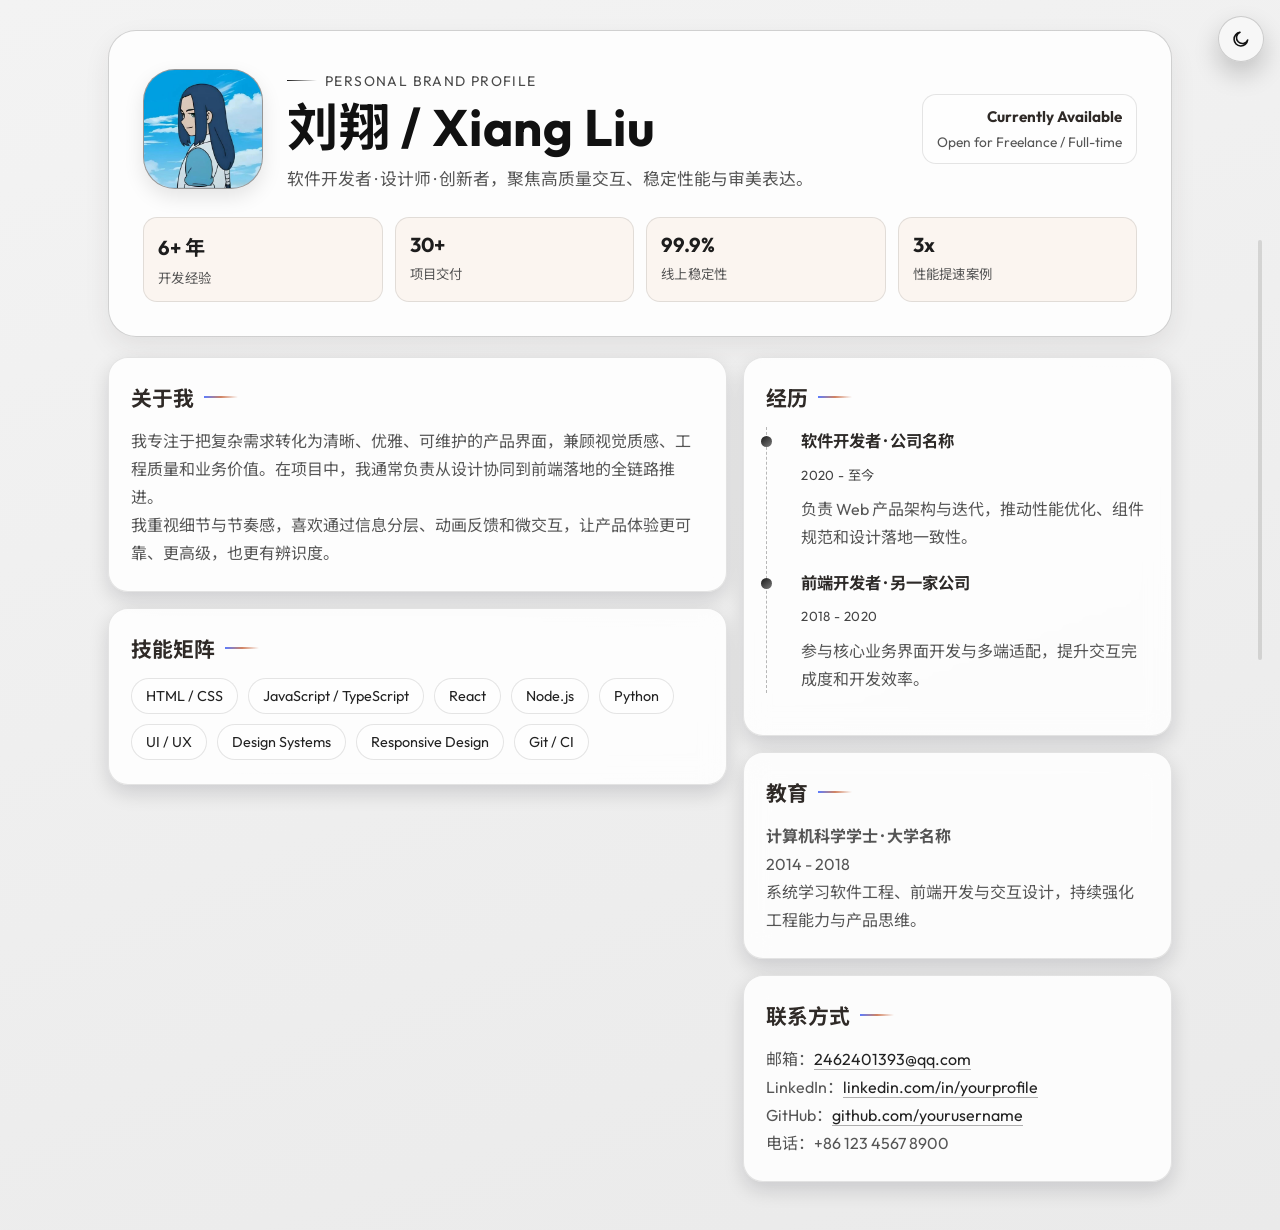
<file: 网页设计/个人介绍/index.html>
<!DOCTYPE html>
<html lang="zh-CN">
<head>
    <meta charset="UTF-8" />
    <meta name="viewport" content="width=device-width, initial-scale=1.0" />
    <title>刘翔 | 个人介绍</title>
    <link rel="preconnect" href="https://fonts.googleapis.com" />
    <link rel="preconnect" href="https://fonts.gstatic.com" crossorigin />
    <link href="https://fonts.googleapis.com/css2?family=Outfit:wght@400;500;600;700;800&family=Noto+Sans+SC:wght@400;500;700&display=swap" rel="stylesheet" />
    <style>
        :root {
            --bg: #efefef;
            --panel: rgba(255, 255, 255, 0.84);
            --panel-strong: rgba(248, 248, 248, 0.92);
            --line: rgba(0, 0, 0, 0.18);
            --line-soft: rgba(0, 0, 0, 0.1);
            --text: #1f1f1f;
            --muted: #555555;
            --title: #111111;
            --aqua: #1a1a1a;
            --teal: #464646;
            --amber: #7b7b7b;
            --accent-a: #5c7cff;
            --accent-b: #d18362;
            --accent-c: #3d9a86;
            --accent-d: #8f7ad7;
            --shadow: 0 10px 26px rgba(46, 40, 34, 0.08);
            --bg-grad:
                linear-gradient(160deg, #f3f3f3 0%, #eaeaea 100%);
            --grid-line-color: rgba(124, 141, 165, 0);
            --grid-opacity: 0;
            --hero-overlay: linear-gradient(120deg, rgba(255, 255, 255, 0), rgba(255, 255, 255, 0));
            --hero-glow: radial-gradient(circle, rgba(255, 255, 255, 0), rgba(255, 255, 255, 0) 52%, transparent 70%);
            --avatar-shadow: 0 8px 20px rgba(0, 0, 0, 0.1);
            --eyebrow-color: #4a4a4a;
            --status-bg: rgba(255, 255, 255, 0.45);
            --status-strong: #2f2a27;
            --metric-bg: rgba(250, 243, 236, 0.78);
            --metric-strong: #1d1d1d;
            --heading2: #2f2a27;
            --timeline-border: rgba(0, 0, 0, 0.28);
            --timeline-h3: #2d2a28;
            --timeline-time: #444444;
            --timeline-dot-shadow: 0 0 0 5px rgba(110, 143, 191, 0.15);
            --chip-text: #222222;
            --chip-bg: rgba(255, 255, 255, 0.6);
            --chip-border-hover: rgba(0, 0, 0, 0.35);
            --chip-shadow: 0 8px 22px rgba(0, 0, 0, 0.12);
            --contact-link: #222222;
            --contact-link-border: rgba(34, 34, 34, 0.35);
            --scroll-bg: rgba(50, 49, 47, 0.14);
            --scroll-border: rgba(50, 49, 47, 0.16);
            --card-hover-border: rgba(0, 0, 0, 0.28);
            --reveal-x: calc(100% - 40px);
            --reveal-y: 40px;
            --reveal-r: 150vmax;
            --radius-xl: 28px;
            --radius-lg: 20px;
            --radius-md: 14px;
            --ease-ui: cubic-bezier(0.22, 1, 0.36, 1);
            --dur-fast: 180ms;
            --dur-mid: 220ms;
        }

        body[data-theme="dark"] {
            --bg: #0f0f10;
            --panel: rgba(22, 22, 24, 0.76);
            --panel-strong: rgba(28, 28, 30, 0.9);
            --line: rgba(255, 255, 255, 0.16);
            --line-soft: rgba(255, 255, 255, 0.1);
            --text: #ededed;
            --muted: #b2b2b2;
            --title: #fafafa;
            --aqua: #f2f2f2;
            --teal: #bdbdbd;
            --amber: #8f8f8f;
            --accent-a: #88a2ff;
            --accent-b: #f1ae95;
            --accent-c: #6fceb0;
            --accent-d: #b39fff;
            --shadow: 0 12px 26px rgba(0, 0, 0, 0.32);
            --bg-grad:
                linear-gradient(160deg, #0f0f10 0%, #18181a 100%);
            --grid-line-color: rgba(159, 173, 196, 0);
            --grid-opacity: 0;
            --hero-overlay: linear-gradient(120deg, rgba(255, 255, 255, 0), rgba(255, 255, 255, 0));
            --hero-glow: radial-gradient(circle, rgba(255, 255, 255, 0), rgba(255, 255, 255, 0) 52%, transparent 70%);
            --avatar-shadow: 0 8px 20px rgba(0, 0, 0, 0.45);
            --eyebrow-color: #d7d7d7;
            --status-bg: rgba(255, 255, 255, 0.025);
            --status-strong: #e7eef9;
            --metric-bg: rgba(15, 20, 29, 0.62);
            --metric-strong: #f2f2f2;
            --heading2: #f0f0f0;
            --timeline-border: rgba(255, 255, 255, 0.26);
            --timeline-h3: #f0f0f0;
            --timeline-time: #c8c8c8;
            --timeline-dot-shadow: 0 0 0 5px rgba(144, 158, 179, 0.18);
            --chip-text: #eeeeee;
            --chip-bg: rgba(255, 255, 255, 0.04);
            --chip-border-hover: rgba(255, 255, 255, 0.3);
            --chip-shadow: 0 8px 22px rgba(0, 0, 0, 0.3);
            --contact-link: #e1e1e1;
            --contact-link-border: rgba(225, 225, 225, 0.32);
            --scroll-bg: rgba(255, 255, 255, 0.12);
            --scroll-border: rgba(255, 255, 255, 0.08);
            --card-hover-border: rgba(255, 255, 255, 0.26);
        }

        * {
            box-sizing: border-box;
            margin: 0;
            padding: 0;
        }

        html {
            scroll-behavior: smooth;
        }

        body {
            min-height: 100vh;
            color: var(--text);
            font-family: "Outfit", "Noto Sans SC", sans-serif;
            background: var(--bg-grad);
            overflow-x: hidden;
        }

        body::before {
            content: "";
            position: fixed;
            inset: 0;
            pointer-events: none;
            background-image: none;
            opacity: var(--grid-opacity);
            mask-image: radial-gradient(circle at center, #000 45%, transparent 90%);
            z-index: 0;
        }

        .theme-toggle {
            position: fixed;
            top: 16px;
            right: 16px;
            z-index: 30;
            width: 46px;
            height: 46px;
            border-radius: 999px;
            border: 1px solid var(--line);
            background: var(--panel-strong);
            color: var(--title);
            display: inline-flex;
            align-items: center;
            justify-content: center;
            cursor: pointer;
            box-shadow: 0 12px 26px rgba(0, 0, 0, 0.2);
            backdrop-filter: blur(8px);
            -webkit-backdrop-filter: blur(8px);
            transition: transform 0.2s ease, box-shadow 0.2s ease;
        }

        .theme-toggle:hover {
            transform: translateY(-2px);
            box-shadow: 0 16px 30px rgba(0, 0, 0, 0.24);
        }

        .icon {
            position: absolute;
            width: 20px;
            height: 20px;
            color: var(--title);
            transition: opacity 0.24s ease, transform 0.24s ease;
        }

        .icon-sun {
            opacity: 0;
            transform: scale(0.75) rotate(-20deg);
        }

        .icon-moon {
            opacity: 1;
            transform: scale(1) rotate(0deg);
        }

        body[data-theme="dark"] .icon-sun {
            opacity: 1;
            transform: scale(1) rotate(0deg);
        }

        body[data-theme="dark"] .icon-moon {
            opacity: 0;
            transform: scale(0.75) rotate(20deg);
        }

        .sr-only {
            position: absolute;
            width: 1px;
            height: 1px;
            padding: 0;
            margin: -1px;
            overflow: hidden;
            clip: rect(0, 0, 0, 0);
            border: 0;
        }

        .container {
            position: relative;
            z-index: 1;
            max-width: 1100px;
            margin: 0 auto;
            padding: 30px 18px 48px;
        }

        .hero {
            position: relative;
            overflow: hidden;
            border: 1px solid var(--line);
            border-radius: var(--radius-xl);
            background:
                var(--hero-overlay),
                var(--panel);
            backdrop-filter: blur(4px);
            -webkit-backdrop-filter: blur(4px);
            padding: 34px;
            box-shadow: var(--shadow);
            isolation: isolate;
            transition: box-shadow 0.22s ease, border-color 0.22s ease;
        }

        .hero::after {
            content: "";
            position: absolute;
            width: 420px;
            height: 420px;
            right: -150px;
            top: -180px;
            border-radius: 50%;
            background: var(--hero-glow);
            z-index: -1;
            display: none;
        }

        .hero-top {
            display: grid;
            grid-template-columns: auto 1fr auto;
            gap: 24px;
            align-items: center;
        }

        .avatar {
            width: 120px;
            height: 120px;
            border-radius: 32px;
            overflow: hidden;
            background: #a7a7a7;
            box-shadow:
                var(--avatar-shadow);
            border: 1px solid var(--line-soft);
            transition: transform var(--dur-mid) var(--ease-ui), border-color var(--dur-mid) var(--ease-ui), box-shadow var(--dur-mid) var(--ease-ui), filter var(--dur-mid) var(--ease-ui);
            will-change: transform;
            transform-style: preserve-3d;
        }

        .avatar img {
            width: 100%;
            height: 100%;
            object-fit: cover;
            display: block;
            transition: transform var(--dur-mid) var(--ease-ui);
        }

        .avatar.is-hovered {
            border-color: color-mix(in srgb, var(--accent-a) 35%, var(--line-soft));
            box-shadow: 0 10px 20px rgba(0, 0, 0, 0.12);
            filter: saturate(1.02);
        }

        .avatar.is-hovered img {
            transform: scale(1.025) translateY(-0.5px);
        }

        .eyebrow {
            display: inline-flex;
            align-items: center;
            gap: 8px;
            margin-bottom: 10px;
            color: var(--eyebrow-color);
            font-size: 0.87rem;
            letter-spacing: 0.1em;
            text-transform: uppercase;
            transition: letter-spacing 0.24s ease, color 0.24s ease;
        }

        .eyebrow.is-hovered {
            letter-spacing: 0.112em;
            color: color-mix(in srgb, var(--eyebrow-color) 72%, var(--accent-a));
        }

        .eyebrow::before {
            content: "";
            width: 30px;
            height: 1px;
            background: linear-gradient(90deg, var(--aqua), transparent);
        }

        h1 {
            font-size: clamp(2rem, 4vw, 3.6rem);
            line-height: 1.06;
            color: var(--title);
            letter-spacing: 0.01em;
            margin-bottom: 10px;
            transition: letter-spacing 0.24s ease, color 0.24s ease;
        }

        .name-title {
            display: inline-block;
            transition: transform var(--dur-mid) var(--ease-ui), letter-spacing var(--dur-mid) var(--ease-ui), color var(--dur-mid) var(--ease-ui), text-shadow var(--dur-mid) var(--ease-ui);
            will-change: transform;
        }

        .name-title.is-hovered {
            letter-spacing: 0.013em;
            color: color-mix(in srgb, var(--title) 82%, var(--accent-a));
            text-shadow: 0 6px 14px rgba(92, 124, 255, 0.12);
        }

        .subtitle {
            color: var(--muted);
            font-size: 1.05rem;
            max-width: 640px;
            transition: color 0.24s ease;
        }

        .subtitle.is-hovered {
            color: color-mix(in srgb, var(--muted) 82%, var(--accent-c));
            letter-spacing: 0.003em;
        }

        .status {
            justify-self: end;
            text-align: right;
            padding: 12px 14px;
            border-radius: 14px;
            border: 1px solid var(--line-soft);
            background: var(--status-bg);
            min-width: 170px;
            transition: transform var(--dur-mid) var(--ease-ui), border-color var(--dur-mid) var(--ease-ui), box-shadow var(--dur-mid) var(--ease-ui);
            will-change: transform;
        }

        .status strong {
            display: block;
            color: var(--status-strong);
            font-size: 0.95rem;
            margin-bottom: 5px;
            transition: transform 0.22s ease, letter-spacing 0.22s ease;
        }

        .status span {
            color: var(--muted);
            font-size: 0.86rem;
            transition: transform 0.22s ease;
        }

        .status.is-hovered {
            border-color: color-mix(in srgb, var(--accent-c) 22%, var(--line-soft));
            box-shadow: 0 8px 16px rgba(0, 0, 0, 0.08);
        }

        .hero-metrics {
            margin-top: 24px;
            display: grid;
            grid-template-columns: repeat(4, minmax(0, 1fr));
            gap: 12px;
        }

        .metric {
            border: 1px solid var(--line-soft);
            border-radius: var(--radius-md);
            background: var(--metric-bg);
            padding: 14px;
            transition: transform var(--dur-mid) var(--ease-ui), border-color var(--dur-mid) var(--ease-ui), box-shadow var(--dur-mid) var(--ease-ui);
        }

        .metric b {
            font-size: 1.26rem;
            color: var(--metric-strong);
            display: block;
            margin-bottom: 6px;
            transition: transform var(--dur-mid) var(--ease-ui), letter-spacing var(--dur-mid) var(--ease-ui), color var(--dur-mid) var(--ease-ui);
        }

        .metric.is-hovered {
            transform: translateY(-1px);
            border-color: color-mix(in srgb, var(--accent-d) 24%, var(--line-soft));
            box-shadow: 0 8px 16px rgba(0, 0, 0, 0.08);
        }

        .metric.is-hovered b {
            transform: translateY(-0.5px);
            letter-spacing: 0.006em;
            color: var(--accent-a);
        }

        .metric small {
            color: var(--muted);
            letter-spacing: 0.02em;
            transition: transform 0.22s ease, letter-spacing 0.22s ease, color 0.22s ease;
        }

        .metric small.is-hovered {
            transform: translateY(-0.5px);
            letter-spacing: 0.024em;
            color: color-mix(in srgb, var(--muted) 78%, var(--accent-c));
        }

        .layout {
            margin-top: 20px;
            display: grid;
            grid-template-columns: 1.3fr 0.9fr;
            gap: 16px;
        }

        .card {
            border: 1px solid var(--line-soft);
            border-radius: var(--radius-lg);
            background: var(--panel);
            backdrop-filter: blur(12px);
            -webkit-backdrop-filter: blur(12px);
            padding: 24px 22px;
            box-shadow: 0 8px 20px rgba(3, 10, 23, 0.14);
            transition: box-shadow 0.24s ease, border-color 0.24s ease;
        }

        .card:hover {
            --lift: -3px;
            border-color: var(--card-hover-border);
            box-shadow: 0 12px 24px rgba(1, 8, 20, 0.2);
        }

        .card + .card {
            margin-top: 16px;
        }

        h2 {
            margin-bottom: 15px;
            color: var(--heading2);
            font-size: 1.3rem;
            display: inline-flex;
            align-items: center;
            gap: 10px;
            transition: letter-spacing 0.22s ease, color 0.22s ease;
        }

        h2::after {
            content: "";
            width: 34px;
            height: 2px;
            background: linear-gradient(90deg, var(--accent-a), var(--accent-b), transparent);
        }

        .card:hover h2 {
            letter-spacing: 0.01em;
            color: color-mix(in srgb, var(--heading2) 85%, var(--accent-d));
        }

        p, li {
            color: var(--muted);
            line-height: 1.75;
        }

        .card p {
            transition: transform 0.22s ease, letter-spacing 0.22s ease, color 0.22s ease;
        }

        .card:hover p,
        .card p.is-hovered {
            transform: translateY(-1px);
            letter-spacing: 0.004em;
            color: color-mix(in srgb, var(--muted) 84%, var(--accent-d));
        }

        .skills {
            display: flex;
            flex-wrap: wrap;
            gap: 10px;
        }

        .chip {
            font-size: 0.9rem;
            color: var(--chip-text);
            border: 1px solid var(--line-soft);
            border-radius: 999px;
            padding: 8px 14px;
            background: var(--chip-bg);
            transition: transform 0.3s ease, border-color 0.3s ease, box-shadow 0.3s ease;
            will-change: transform;
        }

        .chip:hover {
            transform: translateY(-1px);
            border-color: var(--chip-border-hover);
            box-shadow: var(--chip-shadow);
        }

        .chip.is-hovered {
            transform: translateY(-1px) scale(1.006);
            border-color: color-mix(in srgb, var(--accent-a) 35%, var(--chip-border-hover));
            letter-spacing: 0.004em;
        }

        .timeline {
            list-style: none;
            padding-left: 18px;
            border-left: 1px dashed var(--timeline-border);
        }

        .timeline li {
            position: relative;
            margin-bottom: 18px;
            padding-left: 16px;
            transition: transform 0.24s ease;
        }

        .timeline li::before {
            content: "";
            position: absolute;
            left: -24px;
            top: 9px;
            width: 11px;
            height: 11px;
            border-radius: 50%;
            background: linear-gradient(140deg, var(--aqua), var(--amber));
            box-shadow: none;
            transition: transform 0.24s ease;
        }

        .timeline li.is-hovered {
            transform: translateX(1px);
        }

        .timeline li.is-hovered::before {
            transform: scale(1.06);
        }

        .timeline h3 {
            color: var(--timeline-h3);
            margin-bottom: 4px;
            font-size: 1.02rem;
            transition: transform 0.22s ease, letter-spacing 0.22s ease, color 0.22s ease;
        }

        .timeline time {
            display: inline-block;
            color: var(--timeline-time);
            font-size: 0.83rem;
            letter-spacing: 0.03em;
            margin-bottom: 8px;
            transition: transform 0.22s ease, letter-spacing 0.22s ease, color 0.22s ease;
        }

        .timeline li.is-hovered h3 {
            transform: translateY(-0.5px);
            letter-spacing: 0.006em;
            color: color-mix(in srgb, var(--timeline-h3) 80%, var(--accent-d));
        }

        .timeline li.is-hovered time {
            transform: translateY(-0.5px);
            letter-spacing: 0.034em;
            color: color-mix(in srgb, var(--timeline-time) 72%, var(--accent-c));
        }

        .timeline p {
            transition: transform 0.22s ease, letter-spacing 0.22s ease, color 0.22s ease;
        }

        .timeline p.is-hovered {
            transform: translateY(-0.5px);
            letter-spacing: 0.002em;
            color: color-mix(in srgb, var(--muted) 82%, var(--accent-d));
        }

        .contact-list a {
            color: var(--contact-link);
            text-decoration: none;
            border-bottom: 1px solid var(--contact-link-border);
        }

        .contact-list a:hover {
            color: var(--title);
            border-bottom-color: var(--title);
        }

        .contact-list p {
            transition: transform 0.22s ease, letter-spacing 0.22s ease, color 0.22s ease;
        }

        .contact-list p.is-hovered {
            transform: translateY(-0.5px);
            letter-spacing: 0.002em;
        }

        .scroll-progress {
            position: fixed;
            right: 18px;
            top: 50%;
            transform: translateY(-50%);
            width: 4px;
            height: min(56vh, 420px);
            border-radius: 999px;
            background: var(--scroll-bg);
            overflow: hidden;
            z-index: 9;
            border: none;
        }

        .scroll-progress span {
            display: block;
            width: 100%;
            height: 0;
            background: linear-gradient(180deg, var(--aqua), var(--teal), var(--amber));
            border-radius: inherit;
            transition: height 0.1s linear;
        }

        .reveal {
            opacity: 0;
            transform: translateY(22px);
            transition: opacity 0.7s ease, transform 0.7s ease;
        }

        .reveal.is-visible {
            opacity: 1;
            transform: none;
        }

        @supports (view-transition-name: root) {
            ::view-transition-old(root) {
                animation: none;
            }

            ::view-transition-new(root) {
                animation: theme-reveal 500ms cubic-bezier(0.22, 1, 0.36, 1) both;
            }
        }

        @keyframes theme-reveal {
            from {
                clip-path: circle(0 at var(--reveal-x) var(--reveal-y));
            }
            to {
                clip-path: circle(var(--reveal-r) at var(--reveal-x) var(--reveal-y));
            }
        }

        @keyframes drift {
            from { transform: none; }
            to { transform: none; }
        }

        @media (max-width: 920px) {
            .hero-top {
                grid-template-columns: auto 1fr;
            }

            .status {
                grid-column: 1 / -1;
                justify-self: start;
                text-align: left;
            }

            .hero-metrics {
                grid-template-columns: repeat(2, minmax(0, 1fr));
            }

            .layout {
                grid-template-columns: 1fr;
            }
        }

        @media (max-width: 640px) {
            .container {
                padding: 14px 12px 26px;
            }

            .hero {
                padding: 22px 16px;
            }

            .avatar {
                width: 92px;
                height: 92px;
                border-radius: 22px;
                font-size: 38px;
            }

            h1 {
                font-size: clamp(1.6rem, 8vw, 2.4rem);
            }

            .hero-metrics {
                grid-template-columns: 1fr;
            }

            .card {
                padding: 18px 16px;
            }

            .scroll-progress {
                right: 8px;
            }
        }

        @media (prefers-reduced-motion: reduce) {
            .hero,
            .card {
                transition: none;
                transform: none !important;
            }
        }
    </style>
</head>
<body>
    <button id="themeToggle" class="theme-toggle" type="button" aria-pressed="false">
        <svg class="icon icon-moon" viewBox="0 0 24 24" aria-hidden="true">
            <path
                d="M20 13.2A8.2 8.2 0 1 1 10.8 4a7 7 0 1 0 9.2 9.2z"
                fill="none"
                stroke="currentColor"
                stroke-width="1.9"
                stroke-linecap="round"
                stroke-linejoin="round"
            />
        </svg>
        <svg class="icon icon-sun" viewBox="0 0 24 24" aria-hidden="true">
            <circle cx="12" cy="12" r="4.1" fill="none" stroke="currentColor" stroke-width="1.9" />
            <path
                d="M12 2.5v2.3M12 19.2v2.3M4.8 4.8l1.6 1.6M17.6 17.6l1.6 1.6M2.5 12h2.3M19.2 12h2.3M4.8 19.2l1.6-1.6M17.6 6.4l1.6-1.6"
                fill="none"
                stroke="currentColor"
                stroke-width="1.9"
                stroke-linecap="round"
            />
        </svg>
        <span class="sr-only">切换主题</span>
    </button>

    <div class="container">
        <header class="hero reveal">
            <div class="hero-top">
                <div class="avatar">
                    <img src="./avatar.jpg" alt="刘翔头像" />
                </div>
                <div>
                    <span class="eyebrow">Personal Brand Profile</span>
                    <h1 class="name-title">刘翔 / Xiang Liu</h1>
                    <p class="subtitle">软件开发者 · 设计师 · 创新者，聚焦高质量交互、稳定性能与审美表达。</p>
                </div>
                <div class="status">
                    <strong>Currently Available</strong>
                    <span>Open for Freelance / Full-time</span>
                </div>
            </div>
            <div class="hero-metrics">
                <div class="metric"><b>6+ 年</b><small>开发经验</small></div>
                <div class="metric"><b>30+</b><small>项目交付</small></div>
                <div class="metric"><b>99.9%</b><small>线上稳定性</small></div>
                <div class="metric"><b>3x</b><small>性能提速案例</small></div>
            </div>
        </header>

        <main class="layout">
            <section>
                <article class="card reveal">
                    <h2>关于我</h2>
                    <p>我专注于把复杂需求转化为清晰、优雅、可维护的产品界面，兼顾视觉质感、工程质量和业务价值。在项目中，我通常负责从设计协同到前端落地的全链路推进。</p>
                    <p>我重视细节与节奏感，喜欢通过信息分层、动画反馈和微交互，让产品体验更可靠、更高级，也更有辨识度。</p>
                </article>

                <article class="card reveal">
                    <h2>技能矩阵</h2>
                    <div class="skills">
                        <span class="chip">HTML / CSS</span>
                        <span class="chip">JavaScript / TypeScript</span>
                        <span class="chip">React</span>
                        <span class="chip">Node.js</span>
                        <span class="chip">Python</span>
                        <span class="chip">UI / UX</span>
                        <span class="chip">Design Systems</span>
                        <span class="chip">Responsive Design</span>
                        <span class="chip">Git / CI</span>
                    </div>
                </article>
            </section>

            <aside>
                <article class="card reveal">
                    <h2>经历</h2>
                    <ul class="timeline">
                        <li>
                            <h3>软件开发者 · 公司名称</h3>
                            <time>2020 - 至今</time>
                            <p>负责 Web 产品架构与迭代，推动性能优化、组件规范和设计落地一致性。</p>
                        </li>
                        <li>
                            <h3>前端开发者 · 另一家公司</h3>
                            <time>2018 - 2020</time>
                            <p>参与核心业务界面开发与多端适配，提升交互完成度和开发效率。</p>
                        </li>
                    </ul>
                </article>

                <article class="card reveal">
                    <h2>教育</h2>
                    <p><strong>计算机科学学士 · 大学名称</strong></p>
                    <p>2014 - 2018</p>
                    <p>系统学习软件工程、前端开发与交互设计，持续强化工程能力与产品思维。</p>
                </article>

                <article class="card reveal contact-list">
                    <h2>联系方式</h2>
                    <p>邮箱：<a href="mailto:2462401393@qq.com">2462401393@qq.com</a></p>
                    <p>LinkedIn：<a href="https://linkedin.com/in/yourprofile" target="_blank" rel="noreferrer">linkedin.com/in/yourprofile</a></p>
                    <p>GitHub：<a href="https://github.com/yourusername" target="_blank" rel="noreferrer">github.com/yourusername</a></p>
                    <p>电话：+86 123 4567 8900</p>
                </article>
            </aside>
        </main>
    </div>

    <div class="scroll-progress" aria-hidden="true">
        <span id="scrollBar"></span>
    </div>

    <script>
        const THEME_KEY = "personal_profile_theme";
        const root = document.documentElement;
        const themeToggle = document.getElementById("themeToggle");
        const bar = document.getElementById("scrollBar");
        const revealElements = document.querySelectorAll(".reveal");

        const isDarkMode = () => document.body.dataset.theme === "dark";

        const setTheme = (mode) => {
            if (mode === "dark") {
                document.body.dataset.theme = "dark";
            } else {
                document.body.removeAttribute("data-theme");
            }
        };

        const updateThemeToggleA11y = () => {
            if (!themeToggle) {
                return;
            }
            const dark = isDarkMode();
            themeToggle.setAttribute("aria-pressed", dark ? "true" : "false");
            themeToggle.setAttribute("aria-label", dark ? "切换到亮色模式" : "切换到暗色模式");
        };

        const maxRadiusFrom = (x, y) => {
            const w = window.innerWidth;
            const h = window.innerHeight;
            return Math.max(
                Math.hypot(x, y),
                Math.hypot(w - x, y),
                Math.hypot(x, h - y),
                Math.hypot(w - x, h - y)
            );
        };

        const animateThemeTransition = (button) => {
            const nextTheme = isDarkMode() ? "light" : "dark";
            const prefersReducedMotion = window.matchMedia("(prefers-reduced-motion: reduce)").matches;

            if (prefersReducedMotion) {
                setTheme(nextTheme);
                localStorage.setItem(THEME_KEY, nextTheme);
                updateThemeToggleA11y();
                return;
            }

            const rect = button.getBoundingClientRect();
            const x = rect.left + rect.width / 2;
            const y = rect.top + rect.height / 2;
            root.style.setProperty("--reveal-x", `${x}px`);
            root.style.setProperty("--reveal-y", `${y}px`);
            root.style.setProperty("--reveal-r", `${maxRadiusFrom(x, y) + 8}px`);

            button.disabled = true;
            const applyTheme = () => {
                setTheme(nextTheme);
                localStorage.setItem(THEME_KEY, nextTheme);
                updateThemeToggleA11y();
            };

            if (typeof document.startViewTransition === "function") {
                const transition = document.startViewTransition(() => {
                    applyTheme();
                });
                transition.finished.finally(() => {
                    button.disabled = false;
                });
                return;
            }

            applyTheme();
            button.disabled = false;
        };

        const initThemeToggle = () => {
            if (!themeToggle) {
                return;
            }
            const saved = localStorage.getItem(THEME_KEY);
            if (saved === "dark") {
                setTheme("dark");
            } else {
                setTheme("light");
            }
            updateThemeToggleA11y();

            themeToggle.addEventListener("click", () => {
                animateThemeTransition(themeToggle);
            });
        };

        const addMicroTilt = (element, options) => {
            const state = {
                currentRX: 0,
                currentRY: 0,
                targetRX: 0,
                targetRY: 0,
                rafId: null
            };

            const animate = () => {
                const easing = options.easing ?? 0.18;
                state.currentRX += (state.targetRX - state.currentRX) * easing;
                state.currentRY += (state.targetRY - state.currentRY) * easing;
                element.style.transform = `perspective(860px) rotateX(${state.currentRX.toFixed(2)}deg) rotateY(${state.currentRY.toFixed(2)}deg) translateY(-2px)`;

                const near = (a, b) => Math.abs(a - b) < 0.02;
                if (
                    near(state.currentRX, state.targetRX) &&
                    near(state.currentRY, state.targetRY)
                ) {
                    state.rafId = null;
                    return;
                }
                state.rafId = requestAnimationFrame(animate);
            };

            const ensureAnimate = () => {
                if (!state.rafId) {
                    state.rafId = requestAnimationFrame(animate);
                }
            };

            element.addEventListener("mousemove", (event) => {
                const rect = element.getBoundingClientRect();
                const x = event.clientX - rect.left;
                const y = event.clientY - rect.top;
                const nx = x / rect.width - 0.5;
                const ny = y / rect.height - 0.5;

                state.targetRY = nx * options.tilt * 2;
                state.targetRX = -ny * options.tilt * 2;
                element.classList.add("is-hovered");
                ensureAnimate();
            });

            element.addEventListener("mouseleave", () => {
                state.targetRX = 0;
                state.targetRY = 0;
                element.classList.remove("is-hovered");
                ensureAnimate();
                if (!state.rafId) {
                    element.style.transform = "";
                } else {
                    const clearWhenDone = () => {
                        if (!state.rafId) {
                            element.style.transform = "";
                            return;
                        }
                        requestAnimationFrame(clearWhenDone);
                    };
                    requestAnimationFrame(clearWhenDone);
                }
            });
        };

        const initMouseHoverEffects = () => {
            const prefersReducedMotion = window.matchMedia("(prefers-reduced-motion: reduce)").matches;
            if (prefersReducedMotion) {
                return;
            }

            const status = document.querySelector(".status");
            const chips = document.querySelectorAll(".chip");
            const timelineItems = document.querySelectorAll(".timeline li");
            const metrics = document.querySelectorAll(".metric");
            const avatar = document.querySelector(".avatar");
            const nameTitle = document.querySelector(".name-title");
            const eyebrow = document.querySelector(".eyebrow");
            const subtitle = document.querySelector(".subtitle");
            const metricSmalls = document.querySelectorAll(".metric small");
            const timelineParagraphs = document.querySelectorAll(".timeline p");
            const contactRows = document.querySelectorAll(".contact-list p");

            if (status) {
                addMicroTilt(status, { tilt: 1.8, easing: 0.18 });
            }

            metrics.forEach((metric) => {
                addMicroTilt(metric, { tilt: 1.3, easing: 0.18 });
            });

            if (avatar) {
                addMicroTilt(avatar, { tilt: 1.2, easing: 0.18 });
            }

            if (nameTitle) {
                addMicroTilt(nameTitle, { tilt: 0.9, easing: 0.2 });
            }

            if (eyebrow) {
                addMicroTilt(eyebrow, { tilt: 0.55, easing: 0.2 });
            }

            if (subtitle) {
                addMicroTilt(subtitle, { tilt: 0.5, easing: 0.2 });
            }

            metricSmalls.forEach((item) => {
                addMicroTilt(item, { tilt: 0.55, easing: 0.2 });
            });

            timelineParagraphs.forEach((item) => {
                addMicroTilt(item, { tilt: 0.5, easing: 0.2 });
            });

            contactRows.forEach((item) => {
                addMicroTilt(item, { tilt: 0.5, easing: 0.2 });
            });

            chips.forEach((chip) => {
                addMicroTilt(chip, { tilt: 0.8, easing: 0.2 });
            });

            timelineItems.forEach((item) => {
                addMicroTilt(item, { tilt: 1.1, easing: 0.18 });
            });
        };

        const updateScrollProgress = () => {
            const max = document.documentElement.scrollHeight - window.innerHeight;
            const ratio = max > 0 ? Math.min(Math.max(window.scrollY / max, 0), 1) : 0;
            bar.style.height = `${Math.round(ratio * 100)}%`;
        };

        const observer = new IntersectionObserver((entries) => {
            entries.forEach((entry) => {
                if (entry.isIntersecting) {
                    entry.target.classList.add("is-visible");
                }
            });
        }, {
            threshold: 0.12,
            rootMargin: "0px 0px -40px 0px"
        });

        revealElements.forEach((element, idx) => {
            element.style.transitionDelay = `${idx * 0.05}s`;
            observer.observe(element);
        });

        initThemeToggle();
        initMouseHoverEffects();
        updateScrollProgress();
        window.addEventListener("scroll", updateScrollProgress, { passive: true });
        window.addEventListener("resize", updateScrollProgress);
    </script>
</body>
</html>
</file>
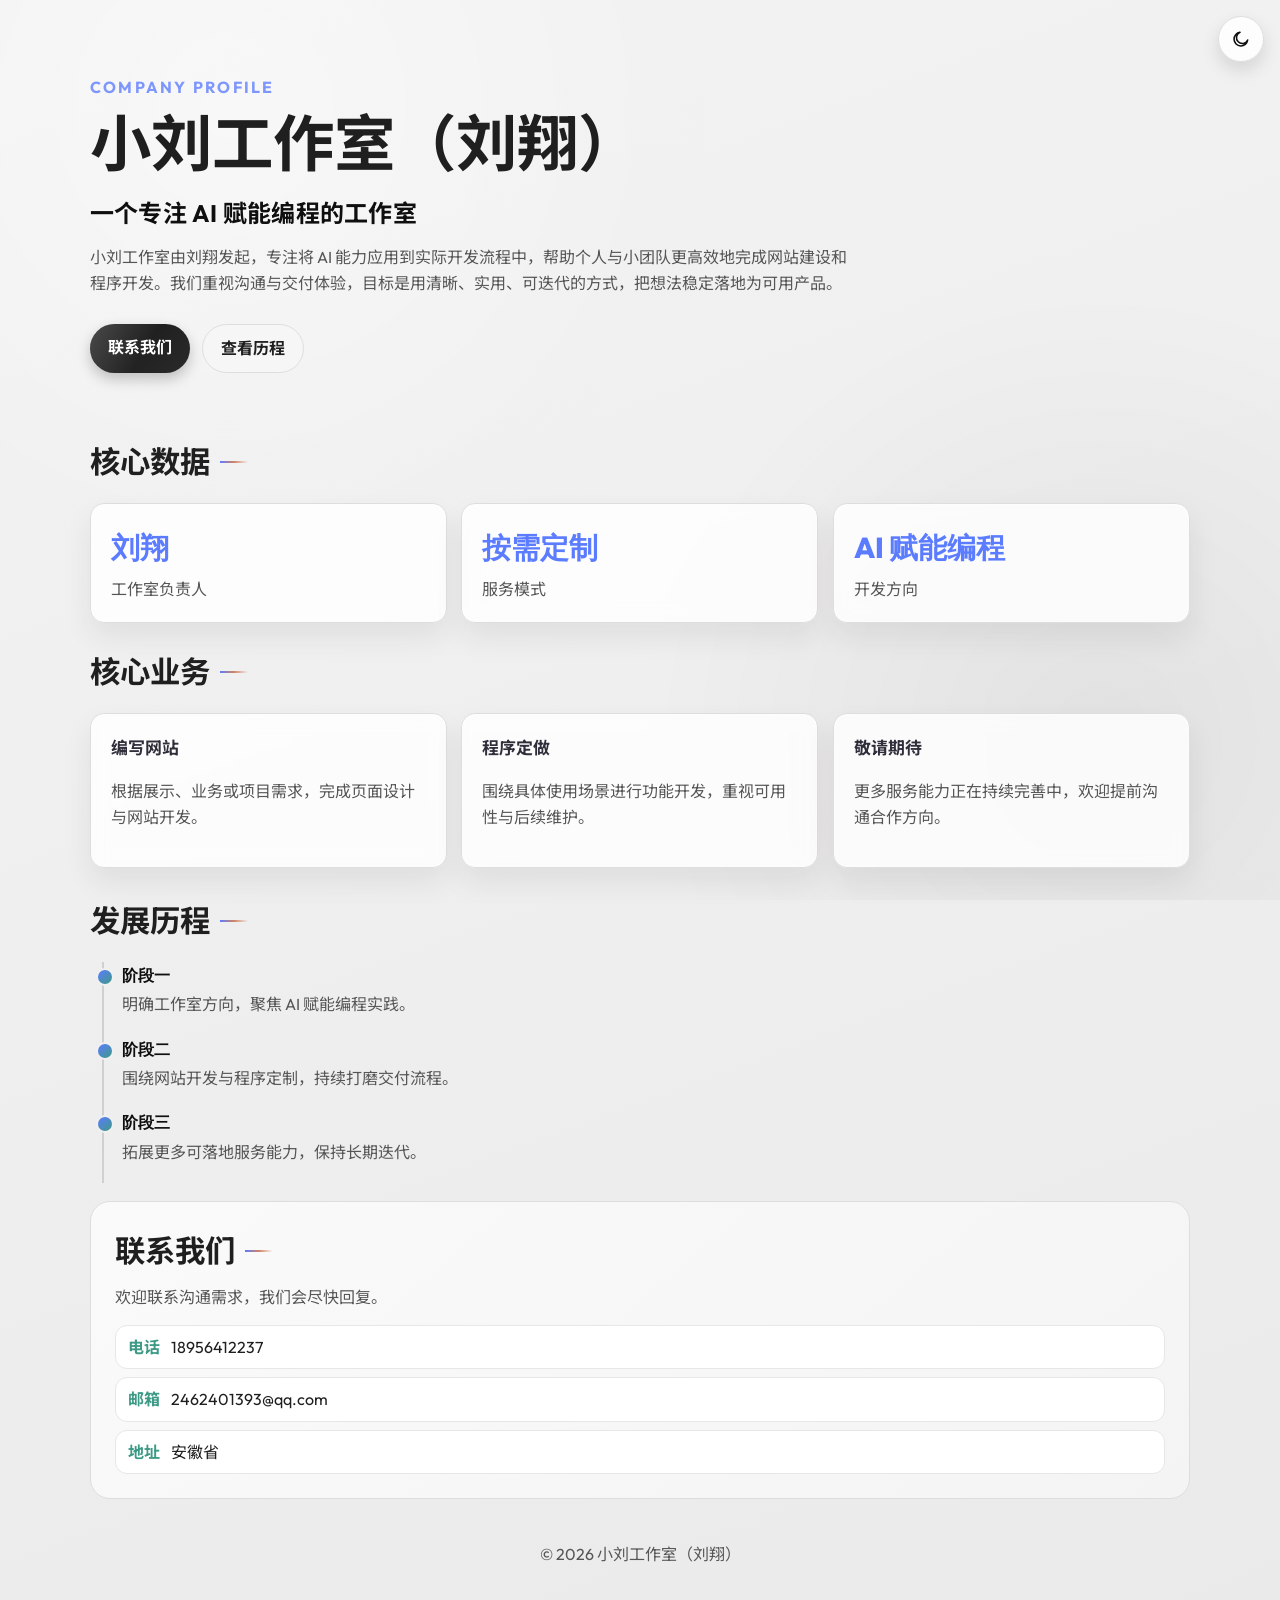
<file: 网页设计/企业介绍/index.html>
<!doctype html>
<html lang="zh-CN">
  <head>
    <meta charset="UTF-8" />
    <meta name="viewport" content="width=device-width, initial-scale=1.0" />
    <title>企业介绍</title>
    <link rel="preconnect" href="https://fonts.googleapis.com" />
    <link rel="preconnect" href="https://fonts.gstatic.com" crossorigin />
    <link
      href="https://fonts.googleapis.com/css2?family=Outfit:wght@400;600;700;800&family=Noto+Sans+SC:wght@400;500;700;900&display=swap"
      rel="stylesheet"
    />
    <link rel="stylesheet" href="./styles.css" />
  </head>
  <body>
    <button id="themeToggle" class="theme-toggle" type="button" aria-pressed="false">
      <svg class="icon icon-moon" viewBox="0 0 24 24" aria-hidden="true">
        <path
          d="M20 13.2A8.2 8.2 0 1 1 10.8 4a7 7 0 1 0 9.2 9.2z"
          fill="none"
          stroke="currentColor"
          stroke-width="1.9"
          stroke-linecap="round"
          stroke-linejoin="round"
        />
      </svg>
      <svg class="icon icon-sun" viewBox="0 0 24 24" aria-hidden="true">
        <circle cx="12" cy="12" r="4.1" fill="none" stroke="currentColor" stroke-width="1.9" />
        <path
          d="M12 2.5v2.3M12 19.2v2.3M4.8 4.8l1.6 1.6M17.6 17.6l1.6 1.6M2.5 12h2.3M19.2 12h2.3M4.8 19.2l1.6-1.6M17.6 6.4l1.6-1.6"
          fill="none"
          stroke="currentColor"
          stroke-width="1.9"
          stroke-linecap="round"
        />
      </svg>
      <span class="sr-only">切换主题</span>
    </button>

    <header class="hero section">
      <p class="eyebrow">COMPANY PROFILE</p>
      <h1 id="companyName"></h1>
      <p class="tagline" id="tagline"></p>
      <p class="intro" id="introMain"></p>
      <div class="hero-actions">
        <a class="btn btn-primary" href="#contact">联系我们</a>
        <a class="btn btn-ghost" href="#timeline">查看历程</a>
      </div>
    </header>

    <main>
      <section class="section cards" aria-label="核心数据">
        <h2>核心数据</h2>
        <div id="statsGrid" class="grid-3"></div>
      </section>

      <section class="section cards" aria-label="核心业务">
        <h2>核心业务</h2>
        <div id="servicesGrid" class="grid-3"></div>
      </section>

      <section class="section timeline-wrap" id="timeline" aria-label="发展历程">
        <h2>发展历程</h2>
        <ol id="timelineList" class="timeline"></ol>
      </section>

      <section class="section contact" id="contact" aria-label="联系我们">
        <h2>联系我们</h2>
        <p id="contactSlogan" class="contact-slogan"></p>
        <div id="contactList" class="contact-list"></div>
      </section>
    </main>

    <footer class="footer">
      <p id="footerText"></p>
    </footer>

    <script src="./company-data.js"></script>
    <script src="./render.js"></script>
  </body>
</html>
</file>
<file: 网页设计/企业介绍/styles.css>
:root {
  --bg: #efefef;
  --bg-grad: linear-gradient(160deg, #f3f3f3 0%, #eaeaea 100%);
  --panel: rgba(255, 255, 255, 0.82);
  --ink: #1f1f1f;
  --muted: #565656;
  --brand: #1a1a1a;
  --brand-strong: #0f0f0f;
  --accent-a: #5c7cff;
  --accent-b: #d18362;
  --accent-c: #3d9a86;
  --accent-d: #8f7ad7;
  --line: #dddddd;
  --shadow: 0 14px 28px rgba(46, 40, 34, 0.08);
  --shadow-hover: 0 18px 34px rgba(20, 20, 20, 0.14);
  --edge-highlight: rgba(255, 255, 255, 0.7);
  --btn-main-a: #171717;
  --btn-main-b: #2a2a2a;
  --btn-main-shadow: rgba(0, 0, 0, 0.22);
  --btn-ghost-bg: #f6f6f6;
  --timeline-line: #d0d0d0;
  --timeline-dot: #404040;
  --timeline-dot-ring: #f0f0f0;
  --contact-a: #fafafa;
  --contact-b: #f4f4f4;
  --contact-row-bg: #ffffff;
  --contact-row-border: #e7e7e7;
  --radius-lg: 20px;
  --radius-md: 14px;
  --max-width: 1100px;
}

* {
  box-sizing: border-box;
}

html,
body {
  margin: 0;
  padding: 0;
}

body {
  font-family: "Outfit", "Noto Sans SC", "Microsoft YaHei", sans-serif;
  color: var(--ink);
  background: var(--bg-grad);
  line-height: 1.65;
  min-height: 100vh;
  position: relative;
  overflow-x: hidden;
}

body::before {
  content: "";
  position: fixed;
  inset: 0;
  pointer-events: none;
  background:
    radial-gradient(circle at 18% 12%, rgba(255, 255, 255, 0.46), transparent 36%),
    radial-gradient(circle at 86% 82%, rgba(0, 0, 0, 0.05), transparent 34%);
  z-index: 0;
}

.theme-toggle {
  position: fixed;
  top: 16px;
  right: 16px;
  z-index: 50;
  border: 1px solid var(--line);
  background: var(--panel);
  color: var(--ink);
  border-radius: 999px;
  padding: 0;
  font-weight: 700;
  cursor: pointer;
  box-shadow: 0 8px 18px rgba(0, 0, 0, 0.12);
  display: inline-flex;
  align-items: center;
  justify-content: center;
  width: 46px;
  height: 46px;
  transition: transform 0.2s ease, box-shadow 0.2s ease, border-color 0.2s ease;
}

.theme-toggle:hover {
  transform: translateY(-1px);
  box-shadow: 0 12px 22px rgba(0, 0, 0, 0.16);
}

.icon {
  position: absolute;
  width: 20px;
  height: 20px;
  color: var(--brand-strong);
  transition: opacity 0.24s ease, transform 0.24s ease, color 0.24s ease;
}

.icon-sun {
  opacity: 0;
  transform: scale(0.75) rotate(-20deg);
}

.icon-moon {
  opacity: 1;
  transform: scale(1) rotate(0deg);
}

.sr-only {
  position: absolute;
  width: 1px;
  height: 1px;
  padding: 0;
  margin: -1px;
  overflow: hidden;
  clip: rect(0, 0, 0, 0);
  border: 0;
}

.section {
  width: min(var(--max-width), calc(100% - 2rem));
  margin: 0 auto;
  position: relative;
  z-index: 2;
}

.hero {
  padding: 74px 0 48px;
  animation: fade-up 0.7s ease-out both;
}

.eyebrow {
  font-family: "Outfit", sans-serif;
  font-weight: 700;
  letter-spacing: 0.14em;
  color: var(--accent-a);
  margin: 0 0 10px;
  opacity: 0.78;
}

h1 {
  font-family: "Outfit", "Noto Sans SC", sans-serif;
  font-size: clamp(2rem, 4.8vw, 4rem);
  line-height: 1.1;
  margin: 0;
}

.tagline {
  font-size: clamp(1.05rem, 2.4vw, 1.5rem);
  margin: 16px 0 10px;
  color: var(--brand-strong);
  font-weight: 700;
  letter-spacing: 0.01em;
}

.intro {
  max-width: 760px;
  margin: 0;
  color: var(--muted);
}

.hero-actions {
  display: flex;
  gap: 12px;
  margin-top: 28px;
  flex-wrap: wrap;
}

.btn {
  display: inline-block;
  text-decoration: none;
  border-radius: 999px;
  padding: 10px 18px;
  font-weight: 700;
  transition: transform 0.2s ease, box-shadow 0.2s ease;
}

.btn:hover {
  transform: translateY(-1px);
}

.btn-primary {
  background: linear-gradient(135deg, var(--btn-main-a), var(--btn-main-b));
  color: #fff;
  box-shadow: 0 6px 14px var(--btn-main-shadow);
  position: relative;
  overflow: hidden;
}

.btn-primary::after {
  content: "";
  position: absolute;
  inset: 0;
  background: linear-gradient(120deg, rgba(255, 255, 255, 0.22), transparent 55%);
  pointer-events: none;
}

.btn-ghost {
  border: 1px solid var(--line);
  color: var(--ink);
  background: var(--btn-ghost-bg);
}

.cards {
  padding: 16px 0 8px;
  transition: transform 0.25s ease, filter 0.25s ease;
}

.cards:hover {
  transform: translateY(-2px);
  filter: saturate(1.03);
}

h2 {
  font-family: "Outfit", "Noto Sans SC", sans-serif;
  font-size: clamp(1.3rem, 3vw, 1.9rem);
  margin: 0 0 16px;
  display: inline-flex;
  align-items: center;
  gap: 10px;
}

h2::after {
  content: "";
  width: 28px;
  height: 2px;
  background: linear-gradient(90deg, var(--accent-a), var(--accent-b), transparent);
}

.grid-3 {
  display: grid;
  grid-template-columns: repeat(3, minmax(0, 1fr));
  gap: 14px;
}

.card {
  --rx: 0deg;
  --ry: 0deg;
  --lift: 0px;
  --fx: 0px;
  --fy: 0px;
  background: var(--panel);
  border: 1px solid var(--line);
  border-radius: var(--radius-md);
  padding: 20px;
  box-shadow: var(--shadow);
  animation: fade-up 0.55s ease-out both;
  transition: box-shadow 0.22s ease, border-color 0.22s ease;
  backdrop-filter: blur(8px);
  -webkit-backdrop-filter: blur(8px);
  position: relative;
  transform-style: preserve-3d;
  will-change: transform;
  transform-origin: center center;
  transform: perspective(920px) rotateX(var(--rx)) rotateY(var(--ry)) translateY(var(--lift));
  backface-visibility: hidden;
}

.card::before {
  content: "";
  position: absolute;
  inset: 0;
  border-radius: inherit;
  border: 1px solid var(--edge-highlight);
  pointer-events: none;
  opacity: 0.42;
}

.card.is-hovered {
  --lift: -3px;
  box-shadow: var(--shadow-hover);
  border-color: color-mix(in srgb, var(--accent-a) 34%, var(--line));
}

.stat-num {
  font-family: "Outfit", sans-serif;
  font-size: 1.8rem;
  font-weight: 800;
  color: var(--accent-a);
  margin-bottom: 4px;
  transform: translate3d(var(--fx), var(--fy), 0);
  transition: transform 0.22s ease, letter-spacing 0.22s ease, color 0.22s ease;
}

.stat-label,
.service-desc {
  color: var(--muted);
}

.service-title {
  margin: 0 0 6px;
  font-size: 1.06rem;
  color: color-mix(in srgb, var(--ink) 84%, var(--accent-d));
  transform: translate3d(var(--fx), var(--fy), 0);
  transition: transform 0.22s ease, letter-spacing 0.22s ease, color 0.22s ease;
}

.card.is-hovered .service-title,
.card.is-hovered .stat-num {
  letter-spacing: 0.01em;
}

.timeline-wrap {
  padding: 20px 0 8px;
  transition: transform 0.25s ease;
}

.timeline-wrap:hover {
  transform: translateY(-2px);
}

.timeline {
  list-style: none;
  margin: 0;
  padding: 0;
  border-left: 2px solid var(--timeline-line);
  margin-left: 12px;
}

.timeline li {
  position: relative;
  padding: 0 0 18px 18px;
  transition: transform 0.2s ease;
}

.timeline li::before {
  content: "";
  position: absolute;
  left: -8px;
  top: 6px;
  width: 14px;
  height: 14px;
  border-radius: 50%;
  background: linear-gradient(140deg, var(--accent-a), var(--accent-c));
  border: 2px solid var(--timeline-dot-ring);
  transition: transform 0.2s ease;
}

.timeline li:hover {
  transform: translateX(2px);
}

.timeline li:hover::before {
  transform: scale(1.08);
}

.timeline-year {
  display: inline-block;
  font-family: "Outfit", sans-serif;
  font-weight: 800;
  color: var(--brand-strong);
  margin-bottom: 3px;
}

.timeline-text {
  color: var(--muted);
}

.contact {
  margin-top: 10px;
  padding: 24px;
  background: linear-gradient(140deg, var(--contact-a), var(--contact-b));
  border: 1px solid var(--line);
  border-radius: var(--radius-lg);
  color: var(--ink);
  transition: transform 0.25s ease, box-shadow 0.25s ease, border-color 0.25s ease;
}

.contact:hover {
  transform: translateY(-2px);
  box-shadow: 0 14px 28px rgba(20, 20, 20, 0.12);
  border-color: color-mix(in srgb, var(--accent-c) 28%, var(--line));
}

.contact h2 {
  margin-bottom: 8px;
}

.contact-slogan {
  margin: 0 0 14px;
  color: var(--muted);
}

.contact-list {
  display: grid;
  gap: 8px;
}

.contact-row {
  background: var(--contact-row-bg);
  border: 1px solid var(--contact-row-border);
  border-radius: 12px;
  padding: 8px 12px;
}

.contact-label {
  font-weight: 700;
  margin-right: 8px;
  color: var(--accent-c);
}

.footer {
  text-align: center;
  color: var(--muted);
  padding: 26px 0 34px;
}

body[data-theme="dark"] {
  --bg: #0f0f10;
  --bg-grad: linear-gradient(160deg, #0f0f10 0%, #18181a 100%);
  --panel: rgba(25, 25, 27, 0.82);
  --ink: #ececec;
  --muted: #b5b5b5;
  --brand: #f0f0f0;
  --brand-strong: #fafafa;
  --accent-a: #88a2ff;
  --accent-b: #f1ae95;
  --accent-c: #6fceb0;
  --accent-d: #b39fff;
  --line: #303033;
  --shadow: 0 12px 26px rgba(0, 0, 0, 0.32);
  --shadow-hover: 0 16px 30px rgba(0, 0, 0, 0.45);
  --edge-highlight: rgba(255, 255, 255, 0.06);
  --btn-main-a: #7f96eb;
  --btn-main-b: #a789c2;
  --btn-main-shadow: rgba(0, 0, 0, 0.28);
  --btn-ghost-bg: #141416;
  --timeline-line: #3a3a3d;
  --timeline-dot: #dedede;
  --timeline-dot-ring: #2a2a2d;
  --contact-a: #18181a;
  --contact-b: #1f1f22;
  --contact-row-bg: #202024;
  --contact-row-border: #333338;
}

body[data-theme="dark"] .btn-primary {
  color: #fff;
}

body[data-theme="dark"]::before {
  display: none;
}

body[data-theme="dark"] .icon-sun {
  opacity: 1;
  transform: scale(1) rotate(0deg);
}

body[data-theme="dark"] .icon-moon {
  opacity: 0;
  transform: scale(0.75) rotate(20deg);
}

@supports (view-transition-name: root) {
  ::view-transition-old(root) {
    animation: none;
  }

  ::view-transition-new(root) {
    animation: theme-reveal 650ms cubic-bezier(0.22, 1, 0.36, 1) both;
  }
}

@keyframes theme-reveal {
  from {
    clip-path: circle(0 at var(--reveal-x, calc(100% - 40px)) var(--reveal-y, 40px));
  }
  to {
    clip-path: circle(var(--reveal-r, 150vmax) at var(--reveal-x, calc(100% - 40px)) var(--reveal-y, 40px));
  }
}

@keyframes fade-up {
  from {
    opacity: 0;
    transform: translateY(18px);
  }
  to {
    opacity: 1;
    transform: translateY(0);
  }
}

@media (max-width: 900px) {
  .grid-3 {
    grid-template-columns: repeat(2, minmax(0, 1fr));
  }
}

@media (max-width: 640px) {
  .hero {
    padding-top: 58px;
  }

  .grid-3 {
    grid-template-columns: 1fr;
  }

  .contact {
    padding: 18px;
  }
}

@media (prefers-reduced-motion: reduce) {
  .card,
  .hero,
  .contact,
  .cards,
  .timeline-wrap {
    transition: none;
  }

  .card,
  .btn,
  .theme-toggle,
  .timeline li {
    transform: none !important;
  }
}
</file>
